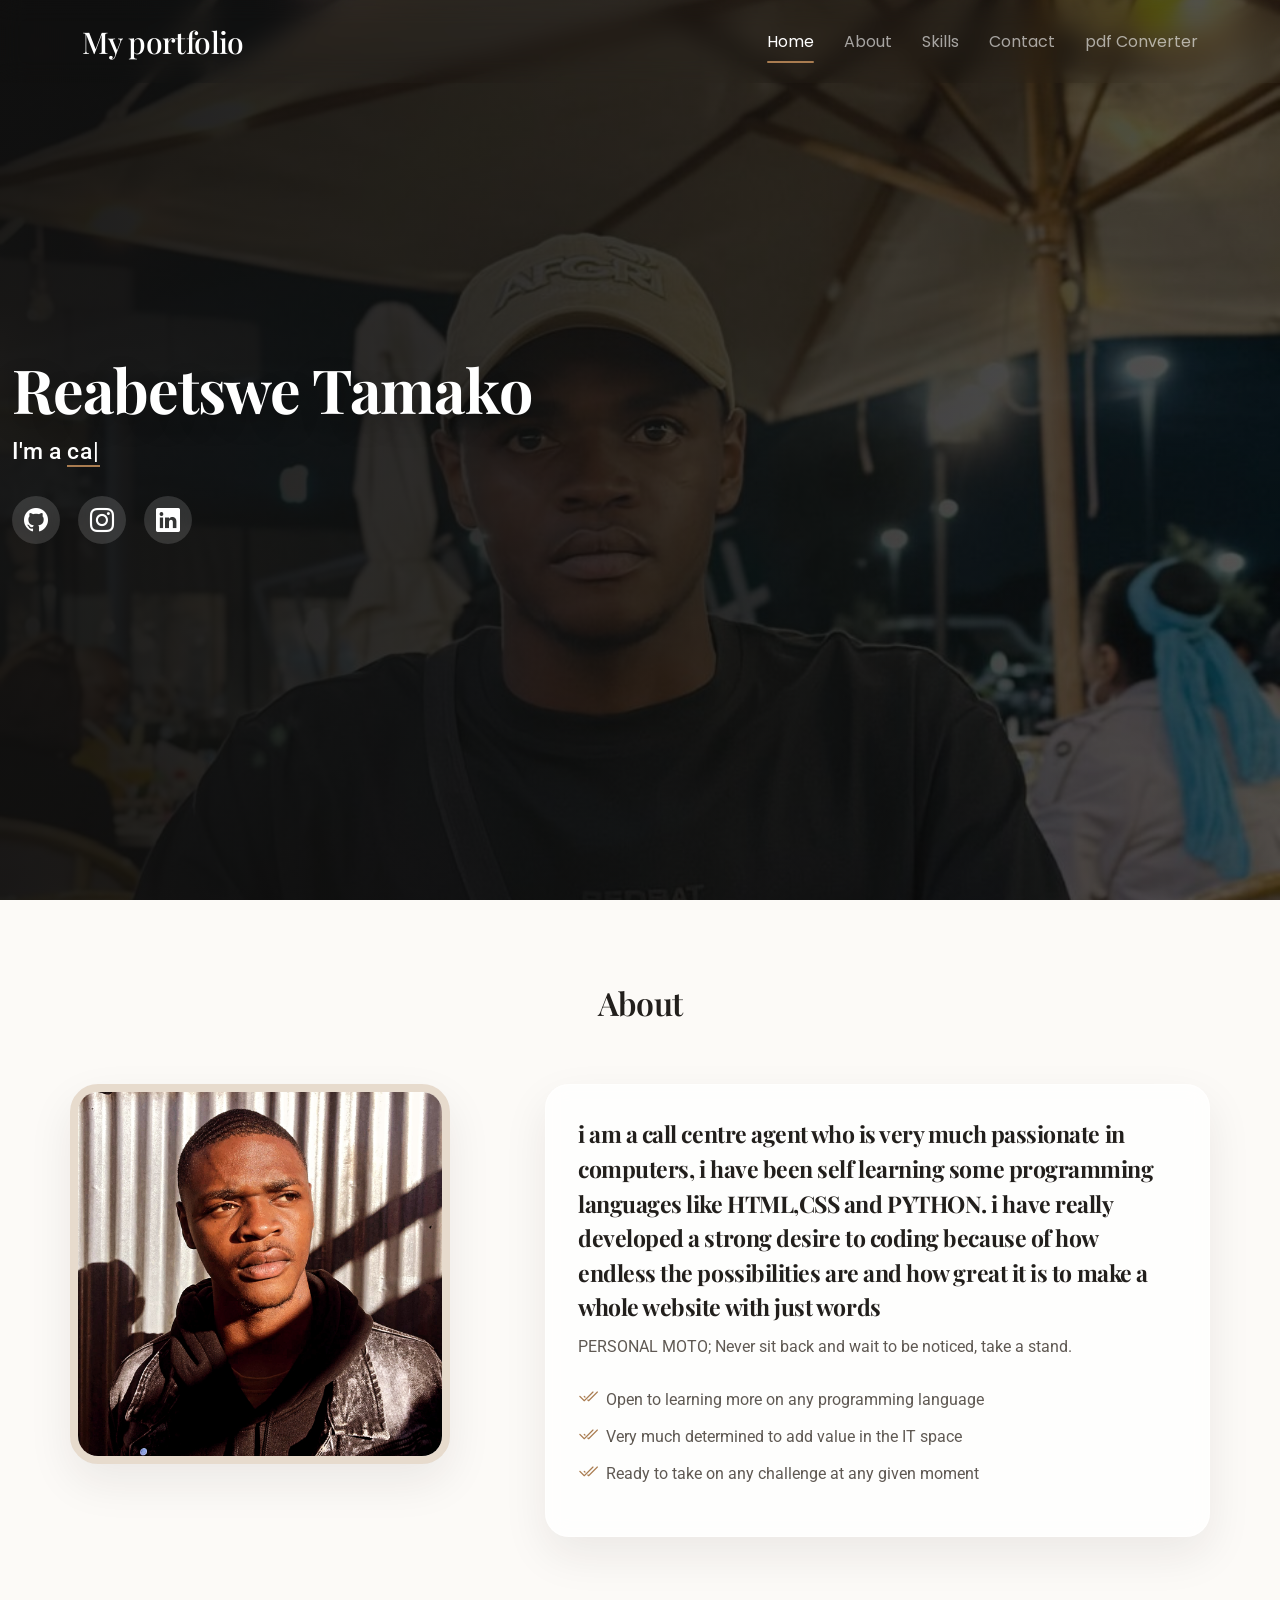
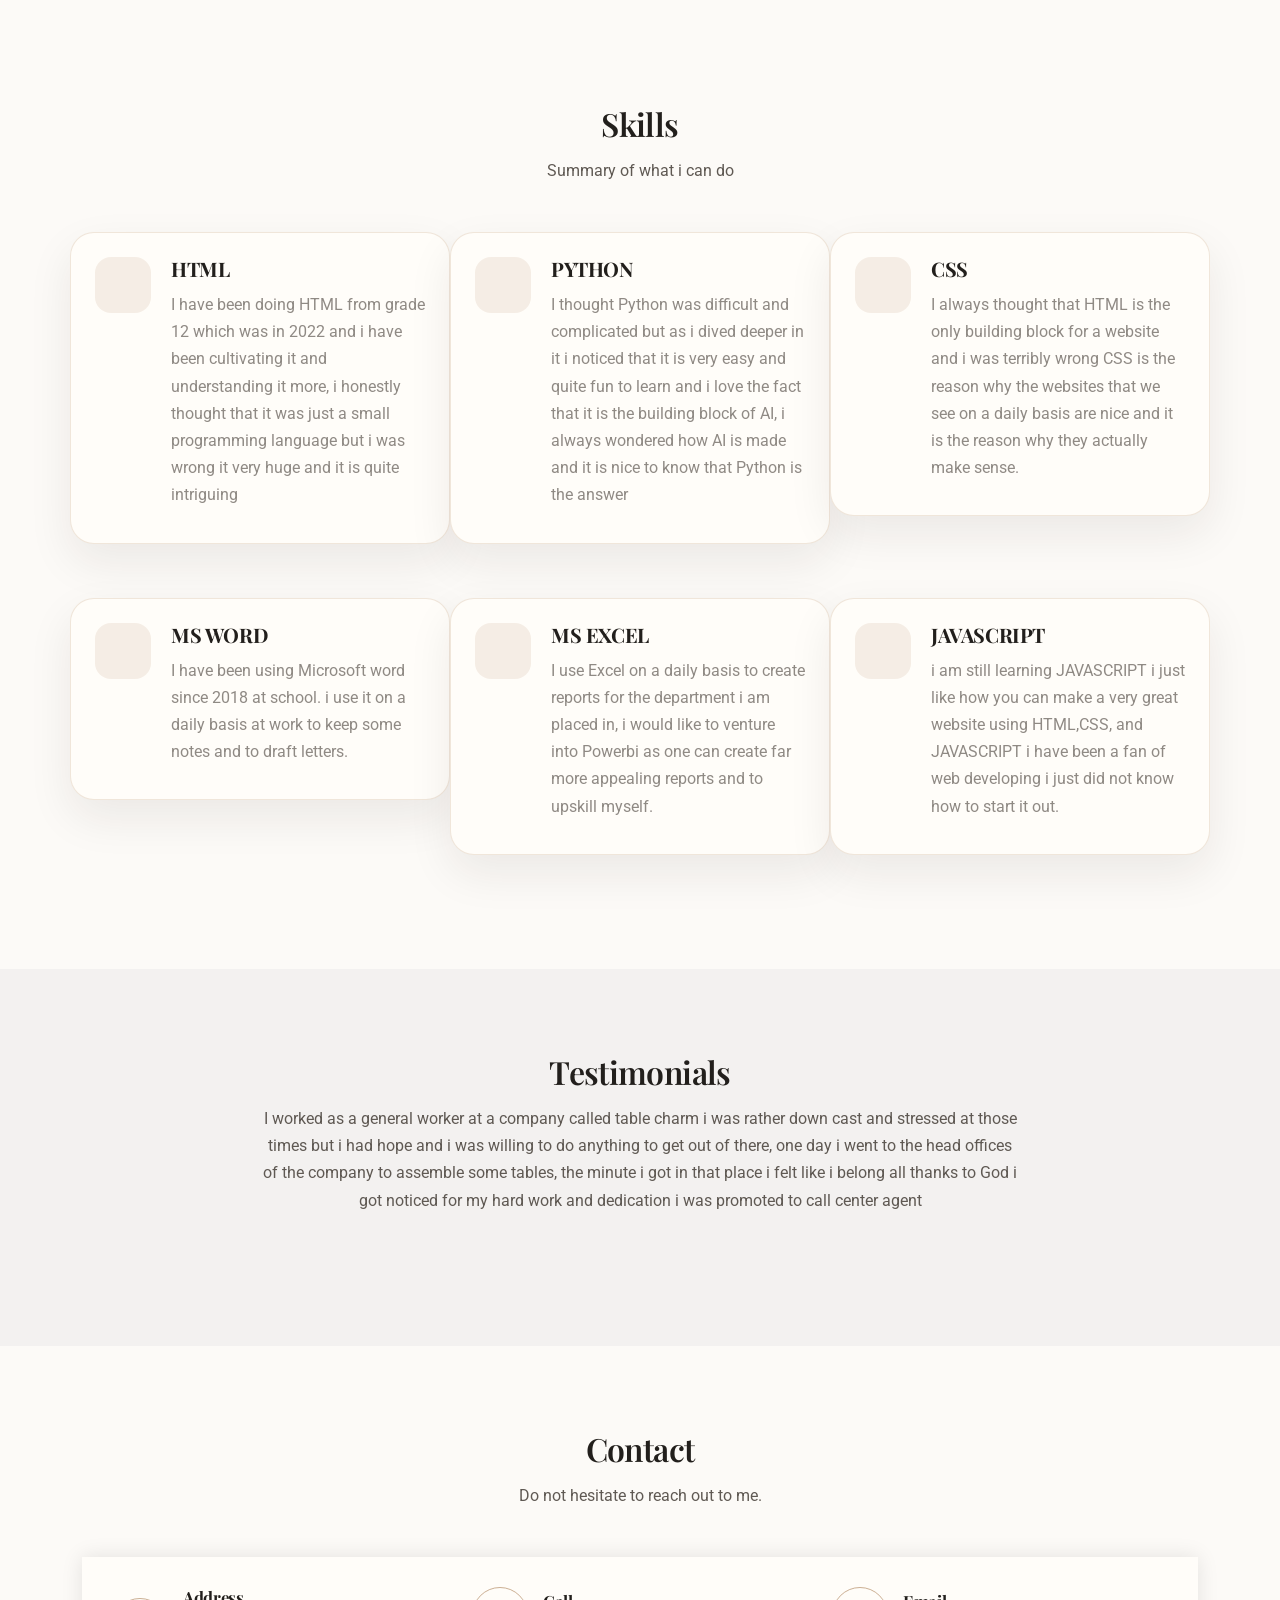
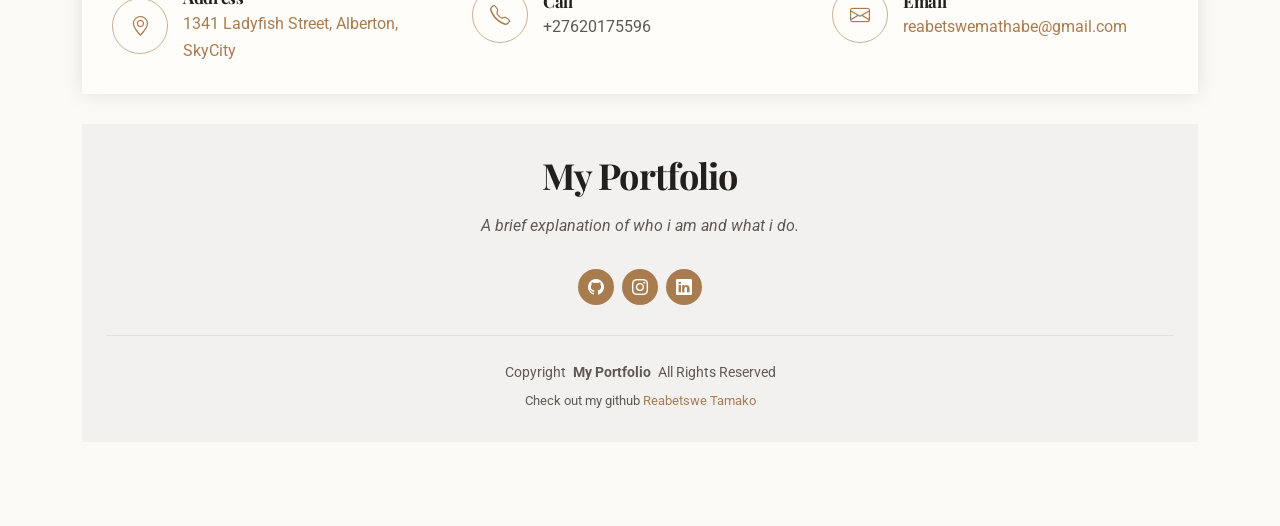
<file: index.html>
<!DOCTYPE html>
<html lang="en">

<head>
  <meta charset="utf-8">
  <meta content="width=device-width, initial-scale=1.0" name="viewport">
  <title>Reabetswe Tamako</title>
  <meta name="description" content="">
  <meta name="keywords" content="">

  <!-- Favicons --
  <link href="assets/img/favicon.png" rel="icon">
  <link href="assets/img/apple-touch-icon.png" rel="apple-touch-icon">

  Fonts -->
  <link href="https://fonts.googleapis.com" rel="preconnect">
  <link href="https://fonts.gstatic.com" rel="preconnect" crossorigin>
  <link
    href="https://fonts.googleapis.com/css2?family=Roboto:ital,wght@0,100;0,300;0,400;0,500;0,700;0,900;1,100;1,300;1,400;1,500;1,700;1,900&family=Poppins:ital,wght@0,100;0,200;0,300;0,400;0,500;0,600;0,700;0,800;0,900;1,100;1,200;1,300;1,400;1,500;1,600;1,700;1,800;1,900&family=Playfair+Display:ital,wght@0,400;0,500;0,600;0,700;0,800;0,900;1,400;1,500;1,600;1,700;1,800;1,900&display=swap"
    rel="stylesheet">

  <!-- Vendor CSS Files -->
  <link href="assets/vendor/bootstrap/css/bootstrap.min.css" rel="stylesheet">
  <link href="assets/vendor/bootstrap-icons/bootstrap-icons.css" rel="stylesheet">
  <link href="assets/vendor/aos/aos.css" rel="stylesheet">
  <link href="assets/vendor/swiper/swiper-bundle.min.css" rel="stylesheet">
  <link href="assets/vendor/glightbox/css/glightbox.min.css" rel="stylesheet">

  <!-- Main CSS File -->
  <link href="assets/css/main.css" rel="stylesheet">


</head>

<body class="index-page">

  <header id="header" class="header d-flex align-items-center fixed-top">
    <div class="container-fluid container-xl position-relative d-flex align-items-center justify-content-between">

      <a href="index.html" class="logo d-flex align-items-center">
        <!-- Uncomment the line below if you also wish to use an image logo -->
        <!-- <img src="assets/img/logo.png" alt=""> -->
        <h1 class="sitename">My portfolio</h1>
      </a>

      <nav id="navmenu" class="navmenu">
        <ul>
          <li><a href="#hero" class="active">Home</a></li>
          <li><a href="#about">About</a></li>
          <li><a href="#services">Skills</a></li>
          <li><a href="#contact">Contact</a></li>
          <li><a href="portfolio-details.html">pdf Converter</a></li>


        </ul>
        <i class="mobile-nav-toggle d-xl-none bi bi-list"></i>
      </nav>

    </div>
  </header>

  <main class="main">

    <!-- Hero Section -->
    <section id="hero" class="hero section dark-background">

      <img src="assets/img/hero-bg.jpg" alt="" data-aos="fade-in">

      <div class="container" data-aos="fade-up" data-aos-delay="100">
        <h2>Reabetswe Tamako<br></h2>
        <p>I'm a <span class="typed" data-typed-items="call centre agent, Aspiring software developer ">Call centre
            agent</span>
        </p>
        <div class="social-links">
          <a href="https://github.com/reabetswetamako19"><i class="bi bi-github"></i></a>
          <a href="https://www.instagram.com/reabetswe_tamako/#"><i class="bi bi-instagram"></i></a>
          <a
            href="https://www.linkedin.com/in/reabetswe-tamako-7ba604346/?lipi=urn%3Ali%3Apage%3Ad_flagship3_feed%3BzXzbhuALRFaNN6ceyBXqTw%3D%3D"><i
              class="bi bi-linkedin"></i></a>
        </div>
      </div>

    </section><!-- /Hero Section -->

    <!-- About Section -->
    <section id="about" class="about section">

      <!-- Section Title -->
      <div class="container section-title" data-aos="fade-up">
        <h2>About</h2>

      </div><!-- End Section Title -->

      <div class="container" data-aos="fade-up" data-aos-delay="100">

        <div class="row gy-4 justify-content-between">
          <div class="col-lg-4 profile-img align-self-start">
            <img src="assets/img/profile-img.jpg" class="img-fluid" alt="">
          </div>
          <div class="col-lg-7 content">
            <h3>i am a call centre agent who is very much passionate in computers, i have been self learning some
              programming languages like HTML,CSS and PYTHON. i have really developed a strong desire to coding because
              of how endless the possibilities are and how great it is to make a whole website with just words </h3>
            <p> PERSONAL MOTO; Never sit back and wait to be noticed, take a stand.
            </p>
            <ul>
              <li><i class="bi bi-check2-all"></i> <span>Open to learning more on any programming language</span>
              </li>
              <li><i class="bi bi-check2-all"></i> <span>Very much determined to add value in the IT space</span></li>
              <li><i class="bi bi-check2-all"></i> <span>Ready to take on any challenge at any given moment</span></li>
            </ul>
          </div>
        </div>

      </div>

    </section><!-- /About Section -->

    <!-- Services Section -->
    <section id="services" class="services section">

      <!-- Section Title -->
      <div class="container section-title" data-aos="fade-up">
        <h2>Skills</h2>
        <p>Summary of what i can do </p>
      </div><!-- End Section Title -->

      <div class="container">

        <div class="row gy-4">

          <div class="col-lg-4 col-md-6 service-item d-flex" data-aos="fade-up" data-aos-delay="100">
            <div class="icon flex-shrink-0"><i class="bi bi-"></i></div>
            <div>
              <h4 class="title">HTML</h4>
              <p class="description">I have been doing HTML from grade 12 which was in 2022 and i have been cultivating
                it and understanding it more, i honestly thought that it was just a small programming language but i was
                wrong it very huge and it is quite intriguing </p>
              <!----  <a href="service-details.html" class="readmore "><span>Learn More</span><i --
              class="bi bi-arrow-right"></i></a> -->
            </div>
          </div>
          <!-- End Service Item -->

          <div class="col-lg-4 col-md-6 service-item d-flex" data-aos="fade-up" data-aos-delay="200">
            <div class="icon flex-shrink-0"><i class="bi bi-card-"></i></div>
            <div>
              <h4 class="title">PYTHON</h4>
              <p class="description">I thought Python was difficult and complicated but as i dived deeper in it i
                noticed that it is very easy and quite fun to learn and i love the fact that it is the building block of
                AI, i always wondered how AI is made and it is nice to know that Python is the answer </p>
              <!----   <a href="service-details.html" class="readmore stretched-link"><span>Learn More</span><i
                  class="bi bi-arrow-right"></i></a> -->
            </div>
          </div><!-- End Service Item -->

          <div class="col-lg-4 col-md-6 service-item d-flex" data-aos="fade-up" data-aos-delay="300">
            <div class="icon flex-shrink-0"><i class="bi bi-bar-"></i></div>
            <div>
              <h4 class="title">CSS</h4>
              <p class="description">I always thought that HTML is the only building block for a website and i was
                terribly wrong CSS is the reason why the websites that we see on a daily basis are nice and it is the
                reason why they actually make sense.</p>
              <!---- <a href="service-details.html" class="readmore stretched-link"><span>Learn More</span><i
                  class="bi bi-arrow-right"></i></a> -->
            </div>
          </div><!-- End Service Item -->

          <div class="col-lg-4 col-md-6 service-item d-flex" data-aos="fade-up" data-aos-delay="400">
            <div class="icon flex-shrink-0"><i class="bi bi-"></i></div>
            <div>
              <h4 class="title">MS WORD</h4>
              <p class="description">I have been using Microsoft word since 2018 at school. i use it on a daily basis at
                work to keep some notes and to draft letters.</p>
              <!---- <a href="service-details.html" class="readmore stretched-link"><span>Learn More</span><i
                  class="bi bi-arrow-right"></i></a> -->
            </div>
          </div><!-- End Service Item -->

          <div class="col-lg-4 col-md-6 service-item d-flex" data-aos="fade-up" data-aos-delay="500">
            <div class="icon flex-shrink-0"><i class="bi bi-Microsoft"></i></div>

            <div>
              <h4 class=" title">MS EXCEL</h4>
              <p class="description">I use Excel on a daily basis to create reports for the department i am placed in,
                i
                would like to venture into Powerbi as one can create far more appealing reports and to upskill myself.
              </p>
              <!----  <a href="service-details.html" class="readmore stretched-link"><span>Learn More</span><i
                  class="bi bi-arrow-right"></i></a> -->
            </div>
          </div><!-- End Service Item -->

          <div class="col-lg-4 col-md-6 service-item d-flex" data-aos="fade-up" data-aos-delay="600">
            <div class="icon flex-shrink-0"><i class="bi bootstrap-icons"></i></div>
            <div>
              <h4 class="title">JAVASCRIPT</h4>
              <p class="description">i am still learning JAVASCRIPT i just like how you can make a very great website
                using HTML,CSS, and JAVASCRIPT i have been a fan of web developing i just did not know how to start it
                out.</p>
              <!---- <a href="service-details.html" class="readmore stretched-link"><span>Learn More</span><i
                  class="bi bi-arrow-right"></i></a> -->
            </div>
          </div><!-- End Service Item -->

        </div>

      </div>

    </section><!-- /Services Section -->

    <!-- Testimonials Section -->
    <section id="testimonials" class="testimonials section light-background">

      <!-- Section Title -->
      <div class="container section-title" data-aos="fade-up">
        <h2>Testimonials</h2>
        <p>I worked as a general worker at a company called table charm i was rather down cast and stressed at those
          times but i had hope and i was willing to do anything to get out of there, one day i went to the head offices
          of the company to assemble some tables, the minute i got in that place i felt like i belong all thanks to God
          i got noticed for my hard work and dedication i was promoted to call center agent
        </p>
      </div><!-- End Section Title -->

    </section><!-- /Testimonials Section -->
    <!-- Contact Section -->
    <section id="contact" class="contact section">

      <!-- Section Title -->
      <div class="container section-title" data-aos="fade-up">
        <h2>Contact</h2>
        <p>Do not hesitate to reach out to me.</p>
      </div><!-- End Section Title -->

      <div class="container" data-aos="fade-up" data-aos-delay="100">

        <div class="info-wrap" data-aos="fade-up" data-aos-delay="200">
          <div class="row gy-5">

            <div class="col-lg-4">
              <div class="info-item d-flex align-items-center">
                <i class="bi bi-geo-alt flex-shrink-0"></i>
                <div>
                  <h3>Address</h3>
                  <p><a href="https://www.google.com/maps/place/1341+Ladyfish+Street,+Alberton,+SkyCity"
                      target="_blank">1341 Ladyfish Street, Alberton, SkyCity</a></p>
                </div>
              </div>
            </div><!-- End Info Item -->

            <div class="col-lg-4">
              <div class="info-item d-flex align-items-center">
                <i class="bi bi-telephone flex-shrink-0"></i>
                <div>
                  <h3>Call<br></h3>
                  <p>+27620175596</p>
                </div>
              </div>
            </div><!-- End Info Item -->

            <div class="col-lg-4">
              <div class="info-item d-flex align-items-center">
                <i class="bi bi-envelope flex-shrink-0"></i>
                <div>
                  <h3>Email</h3>
                  <p><a href="mailto:reabetswemathabe@gmail.com">reabetswemathabe@gmail.com</a></p>
                </div>
              </div>
            </div><!-- End Info Item -->

          </div>
        </div>

        <footer id="footer" class="footer light-background">
          <div class="container">
            <h3 class="sitename">My Portfolio</h3>
            <p>A brief explanation of who i am and what i do.</p>
            <div class="social-links d-flex justify-content-center">
              <a href="https://github.com/reabetswetamako19"><i class="bi bi-github"></i></a>
              <a href="https://www.instagram.com/reabetswe_tamako/#"><i class="bi bi-instagram"></i></a>
              <a
                href="https://www.linkedin.com/in/reabetswe-tamako-7ba604346/?lipi=urn%3Ali%3Apage%3Ad_flagship3_feed%3BzXzbhuALRFaNN6ceyBXqTw%3D%3D"><i
                  class="bi bi-linkedin"></i></a>
            </div>
            <div class="container">
              <div class="copyright">
                <span>Copyright</span> <strong class="px-1 sitename">My Portfolio</strong> <span>All Rights
                  Reserved</span>
              </div>
              <div class="credits">
                Check out my github <a href="https://github.com/reabetswetamako19">Reabetswe Tamako</a>
              </div>
            </div>
          </div>
        </footer>

        <!-- Scroll Top -->
        <a href="#" id="scroll-top" class="scroll-top d-flex align-items-center justify-content-center"><i
            class="bi bi-arrow-up-short"></i></a>

        <!-- Preloader -->
        <div id="preloader"></div>

        <!-- Vendor JS Files -->
        <script src="assets/vendor/bootstrap/js/bootstrap.bundle.min.js"></script>
        <script src="assets/vendor/php-email-form/validate.js"></script>
        <script src="assets/vendor/aos/aos.js"></script>
        <script src="assets/vendor/typed.js/typed.umd.js"></script>
        <script src="assets/vendor/swiper/swiper-bundle.min.js"></script>
        <script src="assets/vendor/glightbox/js/glightbox.min.js"></script>
        <script src="assets/vendor/imagesloaded/imagesloaded.pkgd.min.js"></script>
        <script src="assets/vendor/isotope-layout/isotope.pkgd.min.js"></script>

        <!-- Main JS File -->
        <script src="assets/js/main.js"></script>

</body>

</html>
</file>
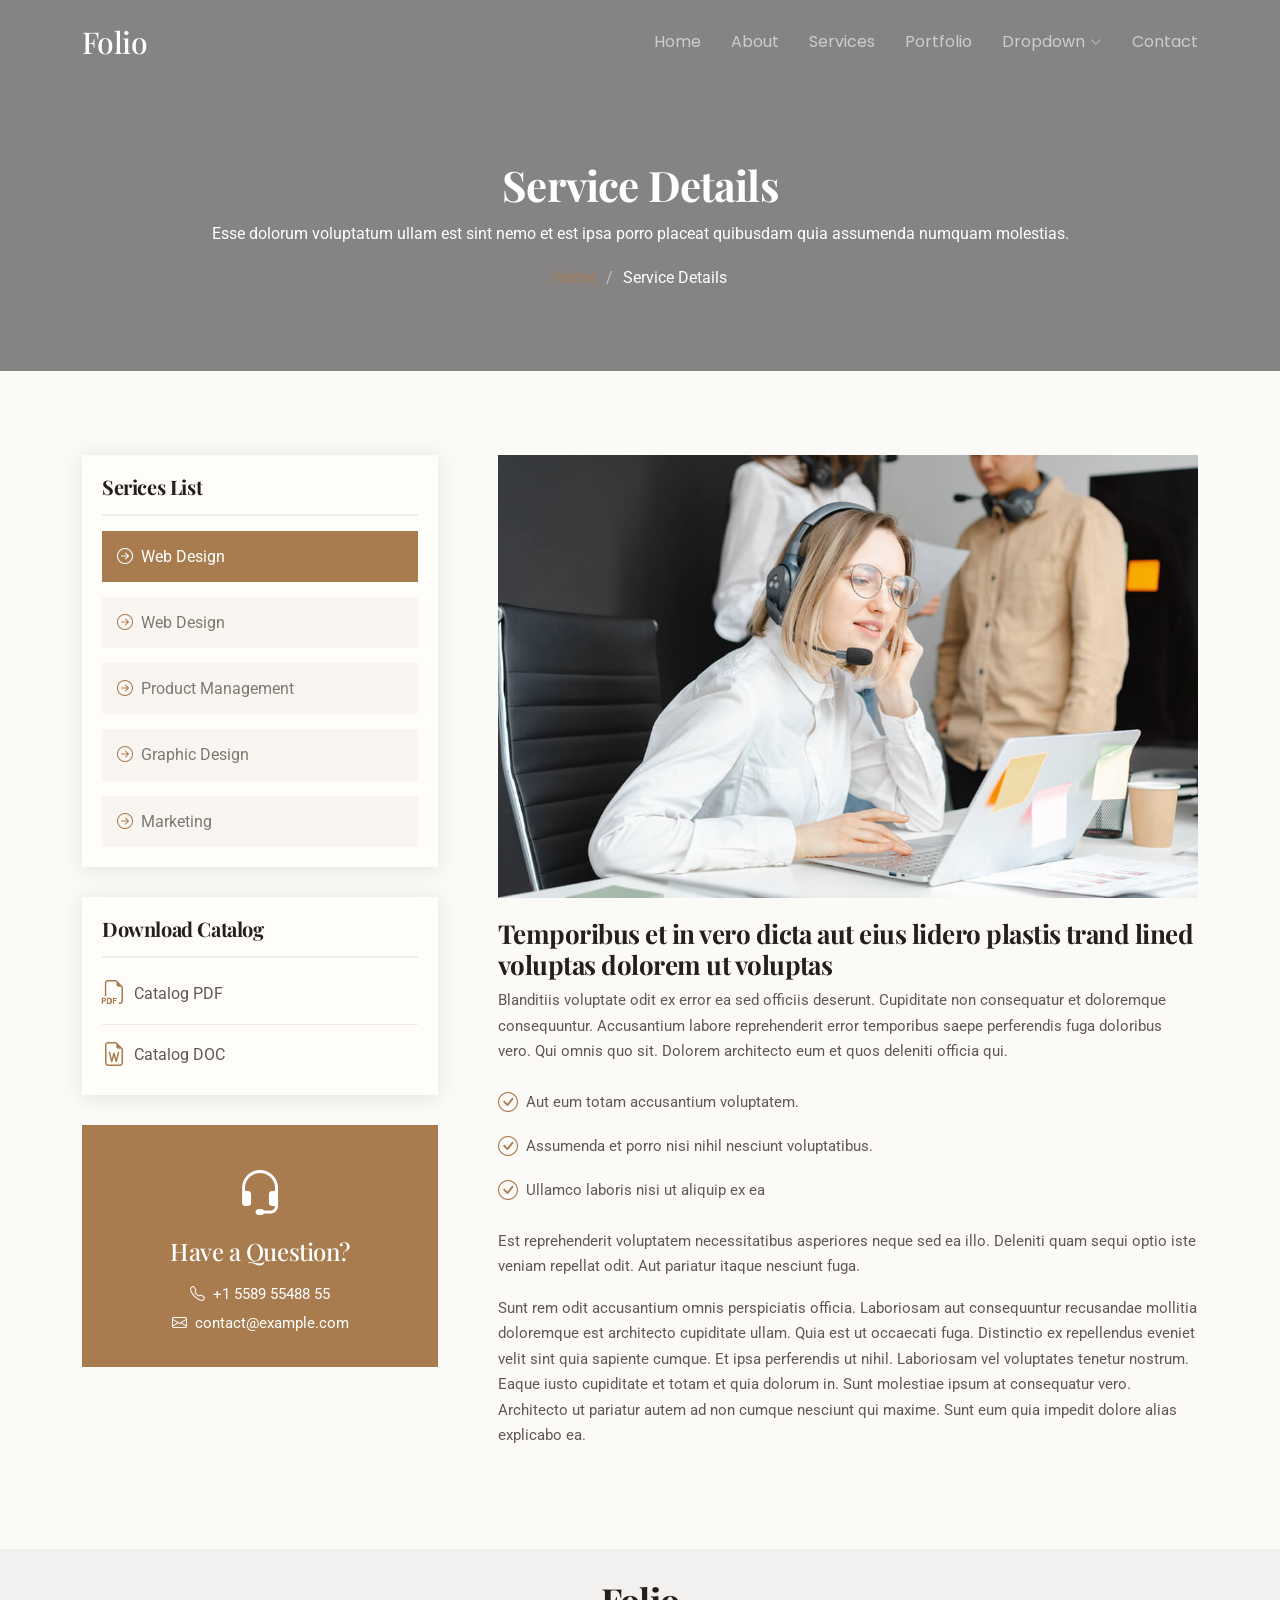
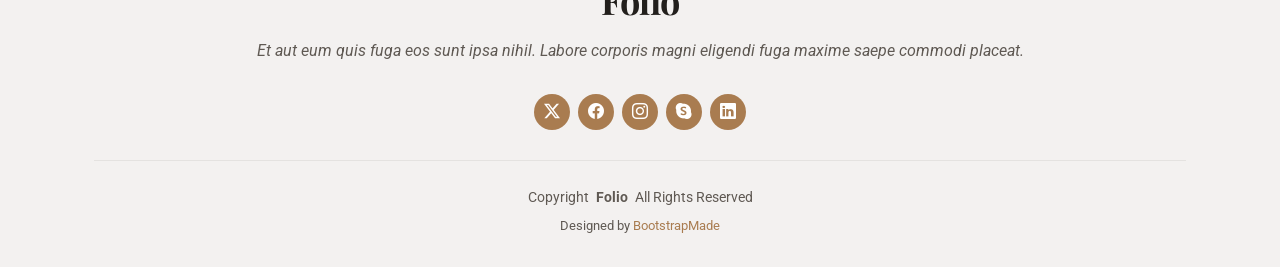
<file: service-details.html>
<!DOCTYPE html>
<html lang="en">

<head>
  <meta charset="utf-8">
  <meta content="width=device-width, initial-scale=1.0" name="viewport">
  <title>Service Details - Folio Bootstrap Template</title>
  <meta name="description" content="">
  <meta name="keywords" content="">

  <!-- Favicons -->
  <link href="assets/img/favicon.png" rel="icon">
  <link href="assets/img/apple-touch-icon.png" rel="apple-touch-icon">

  <!-- Fonts -->
  <link href="https://fonts.googleapis.com" rel="preconnect">
  <link href="https://fonts.gstatic.com" rel="preconnect" crossorigin>
  <link href="https://fonts.googleapis.com/css2?family=Roboto:ital,wght@0,100;0,300;0,400;0,500;0,700;0,900;1,100;1,300;1,400;1,500;1,700;1,900&family=Poppins:ital,wght@0,100;0,200;0,300;0,400;0,500;0,600;0,700;0,800;0,900;1,100;1,200;1,300;1,400;1,500;1,600;1,700;1,800;1,900&family=Playfair+Display:ital,wght@0,400;0,500;0,600;0,700;0,800;0,900;1,400;1,500;1,600;1,700;1,800;1,900&display=swap" rel="stylesheet">

  <!-- Vendor CSS Files -->
  <link href="assets/vendor/bootstrap/css/bootstrap.min.css" rel="stylesheet">
  <link href="assets/vendor/bootstrap-icons/bootstrap-icons.css" rel="stylesheet">
  <link href="assets/vendor/aos/aos.css" rel="stylesheet">
  <link href="assets/vendor/swiper/swiper-bundle.min.css" rel="stylesheet">
  <link href="assets/vendor/glightbox/css/glightbox.min.css" rel="stylesheet">

  <!-- Main CSS File -->
  <link href="assets/css/main.css" rel="stylesheet">

  <!-- =======================================================
  * Template Name: Folio
  * Template URL: https://bootstrapmade.com/folio-bootstrap-portfolio-template/
  * Updated: Aug 08 2024 with Bootstrap v5.3.3
  * Author: BootstrapMade.com
  * License: https://bootstrapmade.com/license/
  ======================================================== -->
</head>

<body class="service-details-page">

  <header id="header" class="header d-flex align-items-center fixed-top">
    <div class="container-fluid container-xl position-relative d-flex align-items-center justify-content-between">

      <a href="index.html" class="logo d-flex align-items-center">
        <!-- Uncomment the line below if you also wish to use an image logo -->
        <!-- <img src="assets/img/logo.png" alt=""> -->
        <h1 class="sitename">Folio</h1>
      </a>

      <nav id="navmenu" class="navmenu">
        <ul>
          <li><a href="#hero">Home</a></li>
          <li><a href="#about">About</a></li>
          <li><a href="#services">Services</a></li>
          <li><a href="#portfolio">Portfolio</a></li>
          <li class="dropdown"><a href="#"><span>Dropdown</span> <i class="bi bi-chevron-down toggle-dropdown"></i></a>
            <ul>
              <li><a href="#">Dropdown 1</a></li>
              <li class="dropdown"><a href="#"><span>Deep Dropdown</span> <i class="bi bi-chevron-down toggle-dropdown"></i></a>
                <ul>
                  <li><a href="#">Deep Dropdown 1</a></li>
                  <li><a href="#">Deep Dropdown 2</a></li>
                  <li><a href="#">Deep Dropdown 3</a></li>
                  <li><a href="#">Deep Dropdown 4</a></li>
                  <li><a href="#">Deep Dropdown 5</a></li>
                </ul>
              </li>
              <li><a href="#">Dropdown 2</a></li>
              <li><a href="#">Dropdown 3</a></li>
              <li><a href="#">Dropdown 4</a></li>
            </ul>
          </li>
          <li><a href="#contact">Contact</a></li>
        </ul>
        <i class="mobile-nav-toggle d-xl-none bi bi-list"></i>
      </nav>

    </div>
  </header>

  <main class="main">

    <!-- Page Title -->
    <div class="page-title dark-background">
      <div class="container position-relative">
        <h1>Service Details</h1>
        <p>Esse dolorum voluptatum ullam est sint nemo et est ipsa porro placeat quibusdam quia assumenda numquam molestias.</p>
        <nav class="breadcrumbs">
          <ol>
            <li><a href="index.html">Home</a></li>
            <li class="current">Service Details</li>
          </ol>
        </nav>
      </div>
    </div><!-- End Page Title -->

    <!-- Service Details Section -->
    <section id="service-details" class="service-details section">

      <div class="container">

        <div class="row gy-5">

          <div class="col-lg-4" data-aos="fade-up" data-aos-delay="100">

            <div class="service-box">
              <h4>Serices List</h4>
              <div class="services-list">
                <a href="#" class="active"><i class="bi bi-arrow-right-circle"></i><span>Web Design</span></a>
                <a href="#"><i class="bi bi-arrow-right-circle"></i><span>Web Design</span></a>
                <a href="#"><i class="bi bi-arrow-right-circle"></i><span>Product Management</span></a>
                <a href="#"><i class="bi bi-arrow-right-circle"></i><span>Graphic Design</span></a>
                <a href="#"><i class="bi bi-arrow-right-circle"></i><span>Marketing</span></a>
              </div>
            </div><!-- End Services List -->

            <div class="service-box">
              <h4>Download Catalog</h4>
              <div class="download-catalog">
                <a href="#"><i class="bi bi-filetype-pdf"></i><span>Catalog PDF</span></a>
                <a href="#"><i class="bi bi-file-earmark-word"></i><span>Catalog DOC</span></a>
              </div>
            </div><!-- End Services List -->

            <div class="help-box d-flex flex-column justify-content-center align-items-center">
              <i class="bi bi-headset help-icon"></i>
              <h4>Have a Question?</h4>
              <p class="d-flex align-items-center mt-2 mb-0"><i class="bi bi-telephone me-2"></i> <span>+1 5589 55488 55</span></p>
              <p class="d-flex align-items-center mt-1 mb-0"><i class="bi bi-envelope me-2"></i> <a href="mailto:contact@example.com">contact@example.com</a></p>
            </div>

          </div>

          <div class="col-lg-8 ps-lg-5" data-aos="fade-up" data-aos-delay="200">
            <img src="assets/img/services.jpg" alt="" class="img-fluid services-img">
            <h3>Temporibus et in vero dicta aut eius lidero plastis trand lined voluptas dolorem ut voluptas</h3>
            <p>
              Blanditiis voluptate odit ex error ea sed officiis deserunt. Cupiditate non consequatur et doloremque consequuntur. Accusantium labore reprehenderit error temporibus saepe perferendis fuga doloribus vero. Qui omnis quo sit. Dolorem architecto eum et quos deleniti officia qui.
            </p>
            <ul>
              <li><i class="bi bi-check-circle"></i> <span>Aut eum totam accusantium voluptatem.</span></li>
              <li><i class="bi bi-check-circle"></i> <span>Assumenda et porro nisi nihil nesciunt voluptatibus.</span></li>
              <li><i class="bi bi-check-circle"></i> <span>Ullamco laboris nisi ut aliquip ex ea</span></li>
            </ul>
            <p>
              Est reprehenderit voluptatem necessitatibus asperiores neque sed ea illo. Deleniti quam sequi optio iste veniam repellat odit. Aut pariatur itaque nesciunt fuga.
            </p>
            <p>
              Sunt rem odit accusantium omnis perspiciatis officia. Laboriosam aut consequuntur recusandae mollitia doloremque est architecto cupiditate ullam. Quia est ut occaecati fuga. Distinctio ex repellendus eveniet velit sint quia sapiente cumque. Et ipsa perferendis ut nihil. Laboriosam vel voluptates tenetur nostrum. Eaque iusto cupiditate et totam et quia dolorum in. Sunt molestiae ipsum at consequatur vero. Architecto ut pariatur autem ad non cumque nesciunt qui maxime. Sunt eum quia impedit dolore alias explicabo ea.
            </p>
          </div>

        </div>

      </div>

    </section><!-- /Service Details Section -->

  </main>

  <footer id="footer" class="footer light-background">
    <div class="container">
      <h3 class="sitename">Folio</h3>
      <p>Et aut eum quis fuga eos sunt ipsa nihil. Labore corporis magni eligendi fuga maxime saepe commodi placeat.</p>
      <div class="social-links d-flex justify-content-center">
        <a href=""><i class="bi bi-twitter-x"></i></a>
        <a href=""><i class="bi bi-facebook"></i></a>
        <a href=""><i class="bi bi-instagram"></i></a>
        <a href=""><i class="bi bi-skype"></i></a>
        <a href=""><i class="bi bi-linkedin"></i></a>
      </div>
      <div class="container">
        <div class="copyright">
          <span>Copyright</span> <strong class="px-1 sitename">Folio</strong> <span>All Rights Reserved</span>
        </div>
        <div class="credits">
          <!-- All the links in the footer should remain intact. -->
          <!-- You can delete the links only if you've purchased the pro version. -->
          <!-- Licensing information: https://bootstrapmade.com/license/ -->
          <!-- Purchase the pro version with working PHP/AJAX contact form: [buy-url] -->
          Designed by <a href="https://bootstrapmade.com/">BootstrapMade</a>
        </div>
      </div>
    </div>
  </footer>

  <!-- Scroll Top -->
  <a href="#" id="scroll-top" class="scroll-top d-flex align-items-center justify-content-center"><i class="bi bi-arrow-up-short"></i></a>

  <!-- Preloader -->
  <div id="preloader"></div>

  <!-- Vendor JS Files -->
  <script src="assets/vendor/bootstrap/js/bootstrap.bundle.min.js"></script>
  <script src="assets/vendor/php-email-form/validate.js"></script>
  <script src="assets/vendor/aos/aos.js"></script>
  <script src="assets/vendor/typed.js/typed.umd.js"></script>
  <script src="assets/vendor/swiper/swiper-bundle.min.js"></script>
  <script src="assets/vendor/glightbox/js/glightbox.min.js"></script>
  <script src="assets/vendor/imagesloaded/imagesloaded.pkgd.min.js"></script>
  <script src="assets/vendor/isotope-layout/isotope.pkgd.min.js"></script>

  <!-- Main JS File -->
  <script src="assets/js/main.js"></script>

</body>

</html>
</file>
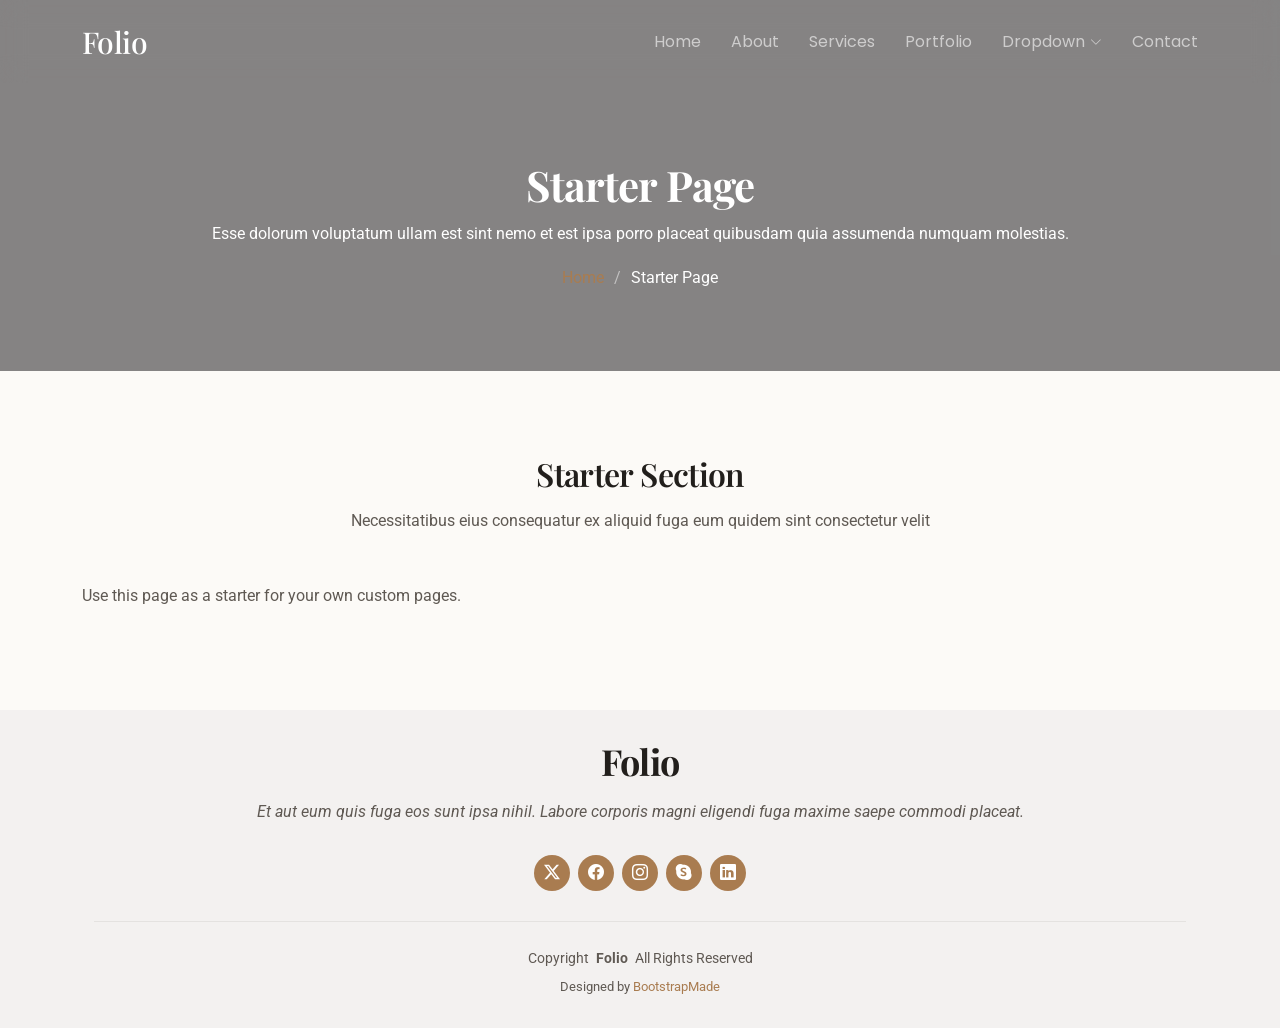
<file: starter-page.html>
<!DOCTYPE html>
<html lang="en">

<head>
  <meta charset="utf-8">
  <meta content="width=device-width, initial-scale=1.0" name="viewport">
  <title>Starter Page - Folio Bootstrap Template</title>
  <meta name="description" content="">
  <meta name="keywords" content="">

  <!-- Favicons -->
  <link href="assets/img/favicon.png" rel="icon">
  <link href="assets/img/apple-touch-icon.png" rel="apple-touch-icon">

  <!-- Fonts -->
  <link href="https://fonts.googleapis.com" rel="preconnect">
  <link href="https://fonts.gstatic.com" rel="preconnect" crossorigin>
  <link href="https://fonts.googleapis.com/css2?family=Roboto:ital,wght@0,100;0,300;0,400;0,500;0,700;0,900;1,100;1,300;1,400;1,500;1,700;1,900&family=Poppins:ital,wght@0,100;0,200;0,300;0,400;0,500;0,600;0,700;0,800;0,900;1,100;1,200;1,300;1,400;1,500;1,600;1,700;1,800;1,900&family=Playfair+Display:ital,wght@0,400;0,500;0,600;0,700;0,800;0,900;1,400;1,500;1,600;1,700;1,800;1,900&display=swap" rel="stylesheet">

  <!-- Vendor CSS Files -->
  <link href="assets/vendor/bootstrap/css/bootstrap.min.css" rel="stylesheet">
  <link href="assets/vendor/bootstrap-icons/bootstrap-icons.css" rel="stylesheet">
  <link href="assets/vendor/aos/aos.css" rel="stylesheet">
  <link href="assets/vendor/swiper/swiper-bundle.min.css" rel="stylesheet">
  <link href="assets/vendor/glightbox/css/glightbox.min.css" rel="stylesheet">

  <!-- Main CSS File -->
  <link href="assets/css/main.css" rel="stylesheet">

  <!-- =======================================================
  * Template Name: Folio
  * Template URL: https://bootstrapmade.com/folio-bootstrap-portfolio-template/
  * Updated: Aug 08 2024 with Bootstrap v5.3.3
  * Author: BootstrapMade.com
  * License: https://bootstrapmade.com/license/
  ======================================================== -->
</head>

<body class="starter-page-page">

  <header id="header" class="header d-flex align-items-center fixed-top">
    <div class="container-fluid container-xl position-relative d-flex align-items-center justify-content-between">

      <a href="index.html" class="logo d-flex align-items-center">
        <!-- Uncomment the line below if you also wish to use an image logo -->
        <!-- <img src="assets/img/logo.png" alt=""> -->
        <h1 class="sitename">Folio</h1>
      </a>

      <nav id="navmenu" class="navmenu">
        <ul>
          <li><a href="#hero">Home</a></li>
          <li><a href="#about">About</a></li>
          <li><a href="#services">Services</a></li>
          <li><a href="#portfolio">Portfolio</a></li>
          <li class="dropdown"><a href="#"><span>Dropdown</span> <i class="bi bi-chevron-down toggle-dropdown"></i></a>
            <ul>
              <li><a href="#">Dropdown 1</a></li>
              <li class="dropdown"><a href="#"><span>Deep Dropdown</span> <i class="bi bi-chevron-down toggle-dropdown"></i></a>
                <ul>
                  <li><a href="#">Deep Dropdown 1</a></li>
                  <li><a href="#">Deep Dropdown 2</a></li>
                  <li><a href="#">Deep Dropdown 3</a></li>
                  <li><a href="#">Deep Dropdown 4</a></li>
                  <li><a href="#">Deep Dropdown 5</a></li>
                </ul>
              </li>
              <li><a href="#">Dropdown 2</a></li>
              <li><a href="#">Dropdown 3</a></li>
              <li><a href="#">Dropdown 4</a></li>
            </ul>
          </li>
          <li><a href="#contact">Contact</a></li>
        </ul>
        <i class="mobile-nav-toggle d-xl-none bi bi-list"></i>
      </nav>

    </div>
  </header>

  <main class="main">

    <!-- Page Title -->
    <div class="page-title dark-background">
      <div class="container position-relative">
        <h1>Starter Page</h1>
        <p>Esse dolorum voluptatum ullam est sint nemo et est ipsa porro placeat quibusdam quia assumenda numquam molestias.</p>
        <nav class="breadcrumbs">
          <ol>
            <li><a href="index.html">Home</a></li>
            <li class="current">Starter Page</li>
          </ol>
        </nav>
      </div>
    </div><!-- End Page Title -->

    <!-- Starter Section Section -->
    <section id="starter-section" class="starter-section section">

      <!-- Section Title -->
      <div class="container section-title" data-aos="fade-up">
        <h2>Starter Section</h2>
        <p>Necessitatibus eius consequatur ex aliquid fuga eum quidem sint consectetur velit</p>
      </div><!-- End Section Title -->

      <div class="container" data-aos="fade-up">
        <p>Use this page as a starter for your own custom pages.</p>
      </div>

    </section><!-- /Starter Section Section -->

  </main>

  <footer id="footer" class="footer light-background">
    <div class="container">
      <h3 class="sitename">Folio</h3>
      <p>Et aut eum quis fuga eos sunt ipsa nihil. Labore corporis magni eligendi fuga maxime saepe commodi placeat.</p>
      <div class="social-links d-flex justify-content-center">
        <a href=""><i class="bi bi-twitter-x"></i></a>
        <a href=""><i class="bi bi-facebook"></i></a>
        <a href=""><i class="bi bi-instagram"></i></a>
        <a href=""><i class="bi bi-skype"></i></a>
        <a href=""><i class="bi bi-linkedin"></i></a>
      </div>
      <div class="container">
        <div class="copyright">
          <span>Copyright</span> <strong class="px-1 sitename">Folio</strong> <span>All Rights Reserved</span>
        </div>
        <div class="credits">
          <!-- All the links in the footer should remain intact. -->
          <!-- You can delete the links only if you've purchased the pro version. -->
          <!-- Licensing information: https://bootstrapmade.com/license/ -->
          <!-- Purchase the pro version with working PHP/AJAX contact form: [buy-url] -->
          Designed by <a href="https://bootstrapmade.com/">BootstrapMade</a>
        </div>
      </div>
    </div>
  </footer>

  <!-- Scroll Top -->
  <a href="#" id="scroll-top" class="scroll-top d-flex align-items-center justify-content-center"><i class="bi bi-arrow-up-short"></i></a>

  <!-- Preloader -->
  <div id="preloader"></div>

  <!-- Vendor JS Files -->
  <script src="assets/vendor/bootstrap/js/bootstrap.bundle.min.js"></script>
  <script src="assets/vendor/php-email-form/validate.js"></script>
  <script src="assets/vendor/aos/aos.js"></script>
  <script src="assets/vendor/typed.js/typed.umd.js"></script>
  <script src="assets/vendor/swiper/swiper-bundle.min.js"></script>
  <script src="assets/vendor/glightbox/js/glightbox.min.js"></script>
  <script src="assets/vendor/imagesloaded/imagesloaded.pkgd.min.js"></script>
  <script src="assets/vendor/isotope-layout/isotope.pkgd.min.js"></script>

  <!-- Main JS File -->
  <script src="assets/js/main.js"></script>

</body>

</html>
</file>
<file: assets/css/main.css>
/**
* Template Name: Folio
* Template URL: https://bootstrapmade.com/folio-bootstrap-portfolio-template/
* Updated: Aug 08 2024 with Bootstrap v5.3.3
* Author: BootstrapMade.com
* License: https://bootstrapmade.com/license/
*/

/*--------------------------------------------------------------
# Font & Color Variables
# Help: https://bootstrapmade.com/color-system/
--------------------------------------------------------------*/
/* Fonts */
:root {
  --default-font: "Roboto",  system-ui, -apple-system, "Segoe UI", Roboto, "Helvetica Neue", Arial, "Noto Sans", "Liberation Sans", sans-serif, "Apple Color Emoji", "Segoe UI Emoji", "Segoe UI Symbol", "Noto Color Emoji";
  --heading-font: "Playfair Display",  sans-serif;
  --nav-font: "Poppins",  sans-serif;
}

/* Global Colors - The following color variables are used throughout the website. Updating them here will change the color scheme of the entire website */
:root { 
  --background-color: #fcfaf7; /* Background color for the entire website, including individual sections */
  --default-color: #5f5953; /* Default color used for the majority of the text content across the entire website */
  --heading-color: #221f1c; /* Color for headings, subheadings and title throughout the website */
  --accent-color: #a97c50; /* Accent color that represents your brand on the website. It's used for buttons, links, and other elements that need to stand out */
  --surface-color: #fffdf9; /* The surface color is used as a background of boxed elements within sections, such as cards, icon boxes, or other elements that require a visual separation from the global background. */
  --contrast-color: #ffffff; /* Contrast color for text, ensuring readability against backgrounds of accent, heading, or default colors. */
  --border-color: rgba(169, 124, 80, 0.18);
  --shadow-soft: 0 18px 45px rgba(34, 31, 28, 0.08);
}

/* Nav Menu Colors - The following color variables are used specifically for the navigation menu. They are separate from the global colors to allow for more customization options */
:root {
  --nav-color: rgba(255, 255, 255, 0.6);  /* The default color of the main navmenu links */
  --nav-hover-color: #ffffff; /* Applied to main navmenu links when they are hovered over or active */
  --nav-mobile-background-color: #ffffff; /* Used as the background color for mobile navigation menu */
  --nav-dropdown-background-color: #ffffff; /* Used as the background color for dropdown items that appear when hovering over primary navigation items */
  --nav-dropdown-color: #898989; /* Used for navigation links of the dropdown items in the navigation menu. */
  --nav-dropdown-hover-color: #b8a07e; /* Similar to --nav-hover-color, this color is applied to dropdown navigation links when they are hovered over. */
}

/* Color Presets - These classes override global colors when applied to any section or element, providing reuse of the sam color scheme. */

.light-background {
  --background-color: #f3f1f0;
  --surface-color: #ffffff;
}

.dark-background {
  --background-color: #858484;
  --default-color: #ffffff;
  --heading-color: #ffffff;
  --surface-color: #9e9e9e;
  --contrast-color: #ffffff;
}

/* Smooth scroll */
:root {
  scroll-behavior: smooth;
}

/*--------------------------------------------------------------
# General Styling & Shared Classes
--------------------------------------------------------------*/
body {
  color: var(--default-color);
  background: radial-gradient(circle at top left, rgba(169, 124, 80, 0.12), transparent 24%), linear-gradient(135deg, #fcfaf7 0%, #f7f1e8 100%);
  font-family: var(--default-font);
  overflow-x: hidden;
  line-height: 1.7;
  font-size: 16px;
}

::selection {
  background: rgba(169, 124, 80, 0.25);
  color: var(--heading-color);
}

a {
  color: var(--accent-color);
  text-decoration: none;
  transition: 0.3s;
}

a:hover {
  color: color-mix(in srgb, var(--accent-color), transparent 25%);
  text-decoration: none;
}

h1,
h2,
h3,
h4,
h5,
h6 {
  color: var(--heading-color);
  font-family: var(--heading-font);
  letter-spacing: -0.02em;
}

h1 { font-size: clamp(1.9rem, 3vw, 2.8rem); }
h2 { font-size: clamp(1.7rem, 2.4vw, 2.2rem); }
h3 { font-size: clamp(1.2rem, 1.8vw, 1.5rem); }
p { font-size: 1rem; }

.section {
  position: relative;
  scroll-margin-top: 100px;
}

.section.is-visible {
  animation: fade-up 0.8s ease both;
}

@keyframes fade-up {
  from {
    opacity: 0;
    transform: translateY(24px);
  }

  to {
    opacity: 1;
    transform: translateY(0);
  }
}

@media (prefers-reduced-motion: reduce) {
  *, *::before, *::after {
    animation-duration: 0.01ms !important;
    animation-iteration-count: 1 !important;
    transition-duration: 0.01ms !important;
    scroll-behavior: auto !important;
  }
}

/* PHP Email Form Messages
------------------------------*/
.php-email-form .error-message {
  display: none;
  background: #df1529;
  color: #ffffff;
  text-align: left;
  padding: 15px;
  margin-bottom: 24px;
  font-weight: 600;
}

.php-email-form .sent-message {
  display: none;
  color: #ffffff;
  background: #059652;
  text-align: center;
  padding: 15px;
  margin-bottom: 24px;
  font-weight: 600;
}

.php-email-form .loading {
  display: none;
  background: var(--surface-color);
  text-align: center;
  padding: 15px;
  margin-bottom: 24px;
}

.php-email-form .loading:before {
  content: "";
  display: inline-block;
  border-radius: 50%;
  width: 24px;
  height: 24px;
  margin: 0 10px -6px 0;
  border: 3px solid var(--accent-color);
  border-top-color: var(--surface-color);
  animation: php-email-form-loading 1s linear infinite;
}

@keyframes php-email-form-loading {
  0% {
    transform: rotate(0deg);
  }

  100% {
    transform: rotate(360deg);
  }
}

/*--------------------------------------------------------------
# Global Header
--------------------------------------------------------------*/
.header {
  --background-color: rgba(0, 0, 0, 0);
  --default-color: #ffffff;
  --heading-color: #ffffff;
  color: var(--default-color);
  background-color: var(--background-color);
  padding: 10px 0;
  transition: all 0.5s;
  z-index: 997;
  backdrop-filter: blur(12px);
}

.header .logo {
  line-height: 1;
}

.header .logo img {
  max-height: 32px;
  margin-right: 8px;
}

.header .logo h1 {
  font-size: 30px;
  margin: 0;
  font-weight: 4700;
  color: var(--heading-color);
}

.scrolled .header {
  box-shadow: 0px 0 18px rgba(0, 0, 0, 0.1);
}

/* Global Header on Scroll
------------------------------*/
.scrolled .header {
  --background-color: rgba(34, 31, 28, 0.82);
  box-shadow: 0 10px 30px rgba(34, 31, 28, 0.16);
}

/*--------------------------------------------------------------
# Navigation Menu
--------------------------------------------------------------*/
/* Navmenu - Desktop */
@media (min-width: 1200px) {
  .navmenu {
    padding: 0;
  }

  .navmenu ul {
    margin: 0;
    padding: 0;
    display: flex;
    list-style: none;
    align-items: center;
  }

  .navmenu li {
    position: relative;
  }

  .navmenu a,
  .navmenu a:focus {
    color: var(--nav-color);
    padding: 18px 15px;
    font-size: 16px;
    font-family: var(--nav-font);
    font-weight: 400;
    display: flex;
    align-items: center;
    justify-content: space-between;
    white-space: nowrap;
    transition: 0.3s;
    position: relative;
  }

  .navmenu a::after,
  .navmenu a:focus::after {
    content: "";
    position: absolute;
    left: 15px;
    right: 15px;
    bottom: 10px;
    height: 2px;
    border-radius: 999px;
    background: var(--accent-color);
    transform: scaleX(0);
    transform-origin: center;
    transition: transform 0.3s ease;
  }

  .navmenu a:hover::after,
  .navmenu .active::after,
  .navmenu .active:focus::after {
    transform: scaleX(1);
  }

  .navmenu a i,
  .navmenu a:focus i {
    font-size: 12px;
    line-height: 0;
    margin-left: 5px;
    transition: 0.3s;
  }

  .navmenu li:last-child a {
    padding-right: 0;
  }

  .navmenu li:hover>a,
  .navmenu .active,
  .navmenu .active:focus {
    color: var(--nav-hover-color);
  }

  .navmenu .dropdown ul {
    margin: 0;
    padding: 10px 0;
    background: var(--nav-dropdown-background-color);
    display: block;
    position: absolute;
    visibility: hidden;
    left: 14px;
    top: 130%;
    opacity: 0;
    transition: 0.3s;
    border-radius: 4px;
    z-index: 99;
    box-shadow: 0px 0px 30px rgba(0, 0, 0, 0.1);
  }

  .navmenu .dropdown ul li {
    min-width: 200px;
  }

  .navmenu .dropdown ul a {
    padding: 10px 20px;
    font-size: 15px;
    text-transform: none;
    color: var(--nav-dropdown-color);
  }

  .navmenu .dropdown ul a i {
    font-size: 12px;
  }

  .navmenu .dropdown ul a:hover,
  .navmenu .dropdown ul .active:hover,
  .navmenu .dropdown ul li:hover>a {
    color: var(--nav-dropdown-hover-color);
  }

  .navmenu .dropdown:hover>ul {
    opacity: 1;
    top: 100%;
    visibility: visible;
  }

  .navmenu .dropdown .dropdown ul {
    top: 0;
    left: -90%;
    visibility: hidden;
  }

  .navmenu .dropdown .dropdown:hover>ul {
    opacity: 1;
    top: 0;
    left: -100%;
    visibility: visible;
  }
}

/* Navmenu - Mobile */
@media (max-width: 1199px) {
  .mobile-nav-toggle {
    color: var(--nav-color);
    font-size: 28px;
    line-height: 0;
    margin-right: 10px;
    cursor: pointer;
    transition: color 0.3s;
  }

  .navmenu {
    padding: 0;
    z-index: 9997;
  }

  .navmenu ul {
    display: none;
    list-style: none;
    position: absolute;
    inset: 60px 20px 20px 20px;
    padding: 10px 0;
    margin: 0;
    border-radius: 6px;
    background-color: var(--nav-mobile-background-color);
    overflow-y: auto;
    transition: 0.3s;
    z-index: 9998;
    box-shadow: 0px 0px 30px rgba(0, 0, 0, 0.1);
  }

  .navmenu a,
  .navmenu a:focus {
    color: var(--nav-dropdown-color);
    padding: 10px 20px;
    font-family: var(--nav-font);
    font-size: 17px;
    font-weight: 500;
    display: flex;
    align-items: center;
    justify-content: space-between;
    white-space: nowrap;
    transition: 0.3s;
  }

  .navmenu a i,
  .navmenu a:focus i {
    font-size: 12px;
    line-height: 0;
    margin-left: 5px;
    width: 30px;
    height: 30px;
    display: flex;
    align-items: center;
    justify-content: center;
    border-radius: 50%;
    transition: 0.3s;
    background-color: color-mix(in srgb, var(--accent-color), transparent 90%);
  }

  .navmenu a i:hover,
  .navmenu a:focus i:hover {
    background-color: var(--accent-color);
    color: var(--contrast-color);
  }

  .navmenu a:hover,
  .navmenu .active,
  .navmenu .active:focus {
    color: var(--nav-dropdown-hover-color);
  }

  .navmenu .active i,
  .navmenu .active:focus i {
    background-color: var(--accent-color);
    color: var(--contrast-color);
    transform: rotate(180deg);
  }

  .navmenu .dropdown ul {
    position: static;
    display: none;
    z-index: 99;
    padding: 10px 0;
    margin: 10px 20px;
    background-color: var(--nav-dropdown-background-color);
    border: 1px solid color-mix(in srgb, var(--default-color), transparent 90%);
    box-shadow: none;
    transition: all 0.5s ease-in-out;
  }

  .navmenu .dropdown ul ul {
    background-color: rgba(33, 37, 41, 0.1);
  }

  .navmenu .dropdown>.dropdown-active {
    display: block;
    background-color: rgba(33, 37, 41, 0.03);
  }

  .mobile-nav-active {
    overflow: hidden;
  }

  .mobile-nav-active .mobile-nav-toggle {
    color: #fff;
    position: absolute;
    font-size: 32px;
    top: 15px;
    right: 15px;
    margin-right: 0;
    z-index: 9999;
  }

  .mobile-nav-active .navmenu {
    position: fixed;
    overflow: hidden;
    inset: 0;
    background: rgba(33, 37, 41, 0.8);
    transition: 0.3s;
  }

  .mobile-nav-active .navmenu>ul {
    display: block;
  }
}

/*--------------------------------------------------------------
# Global Footer
--------------------------------------------------------------*/
.footer {
  color: var(--default-color);
  background-color: var(--background-color);
  font-size: 14px;
  text-align: center;
  padding: 30px 0;
  position: relative;
}

.footer h3 {
  font-size: 36px;
  font-weight: 700;
  position: relative;
  padding: 0;
  margin: 0 0 15px 0;
}

.footer p {
  font-size: 15;
  font-style: italic;
  padding: 0;
  margin: 0 0 30px 0;
}

.footer .social-links {
  margin: 0 0 30px 0;
}

.footer .social-links a {
  font-size: 16px;
  display: flex;
  align-items: center;
  justify-content: center;
  background: var(--accent-color);
  color: var(--contrast-color);
  line-height: 1;
  margin: 0 4px;
  border-radius: 50%;
  text-align: center;
  width: 36px;
  height: 36px;
  transition: 0.3s;
}

.footer .social-links a:hover {
  transform: translateY(-3px) scale(1.04);
  background: color-mix(in srgb, var(--accent-color), transparent 20%);
  text-decoration: none;
}

.footer .copyright {
  padding-top: 25px;
  border-top: 1px solid color-mix(in srgb, var(--default-color), transparent 90%);
}

.footer .credits {
  font-size: 13px;
  padding-top: 5px;
}

/*--------------------------------------------------------------
# Preloader
--------------------------------------------------------------*/
#preloader {
  position: fixed;
  inset: 0;
  z-index: 999999;
  overflow: hidden;
  background: var(--background-color);
  transition: all 0.6s ease-out;
}

#preloader:before {
  content: "";
  position: fixed;
  top: calc(50% - 30px);
  left: calc(50% - 30px);
  border: 6px solid #ffffff;
  border-color: var(--accent-color) transparent var(--accent-color) transparent;
  border-radius: 50%;
  width: 60px;
  height: 60px;
  animation: animate-preloader 1.5s linear infinite;
}

@keyframes animate-preloader {
  0% {
    transform: rotate(0deg);
  }

  100% {
    transform: rotate(360deg);
  }
}

/*--------------------------------------------------------------
# Scroll Top Button
--------------------------------------------------------------*/
.scroll-top {
  position: fixed;
  visibility: hidden;
  opacity: 0;
  right: 15px;
  bottom: 15px;
  z-index: 99999;
  background-color: var(--accent-color);
  width: 40px;
  height: 40px;
  border-radius: 4px;
  transition: all 0.4s;
}

.scroll-top i {
  font-size: 24px;
  color: var(--contrast-color);
  line-height: 0;
}

.scroll-top:hover {
  background-color: color-mix(in srgb, var(--accent-color), transparent 20%);
  color: var(--contrast-color);
}

.scroll-top.active {
  visibility: visible;
  opacity: 1;
}

/*--------------------------------------------------------------
# Disable aos animation delay on mobile devices
--------------------------------------------------------------*/
@media screen and (max-width: 768px) {
  [data-aos-delay] {
    transition-delay: 0 !important;
  }
}

/*--------------------------------------------------------------
# Global Page Titles & Breadcrumbs
--------------------------------------------------------------*/
.page-title {
  color: var(--default-color);
  background-color: var(--background-color);
  padding: 160px 0 80px 0;
  text-align: center;
  position: relative;
}

.page-title:before {
  content: "";
  background-color: color-mix(in srgb, var(--background-color), transparent 50%);
  position: absolute;
  inset: 0;
}

.page-title h1 {
  font-size: 42px;
  font-weight: 700;
  margin-bottom: 10px;
}

.page-title .breadcrumbs ol {
  display: flex;
  flex-wrap: wrap;
  list-style: none;
  justify-content: center;
  padding: 0;
  margin: 0;
  font-size: 16px;
  font-weight: 400;
}

.page-title .breadcrumbs ol li+li {
  padding-left: 10px;
}

.page-title .breadcrumbs ol li+li::before {
  content: "/";
  display: inline-block;
  padding-right: 10px;
  color: color-mix(in srgb, var(--default-color), transparent 50%);
}

/*--------------------------------------------------------------
# Global Sections
--------------------------------------------------------------*/
section,
.section {
  color: var(--default-color);
  background-color: var(--background-color);
  padding: 84px 0;
  scroll-margin-top: 80px;
  overflow: clip;
}

@media (max-width: 1199px) {

  section,
  .section {
    scroll-margin-top: 56px;
  }
}

/*--------------------------------------------------------------
# Global Section Titles
--------------------------------------------------------------*/
.section-title {
  text-align: center;
  padding-bottom: 48px;
  position: relative;
}

.section-title h2 {
  font-size: clamp(1.7rem, 2.5vw, 2.2rem);
  font-weight: 600;
  margin-bottom: 14px;
}

.section-title p {
  margin-bottom: 0;
  font-size: 1rem;
  max-width: 760px;
  margin-inline: auto;
}

/*--------------------------------------------------------------
# Hero Section
--------------------------------------------------------------*/
.hero {
  width: 100%;
  min-height: 100vh;
  position: relative;
  padding: 80px 0;
  display: flex;
  align-items: center;
  justify-content: center;
}

.hero img {
  position: absolute;
  inset: 0;
  display: block;
  width: 100%;
  height: 100%;
  object-fit: cover;
  z-index: 1;
  filter: brightness(0.45) saturate(0.9);
  transform: scale(1.03);
}

.hero:before {
  content: "";
  background: linear-gradient(90deg, rgba(17, 16, 15, 0.88) 0%, rgba(17, 16, 15, 0.62) 45%, rgba(17, 16, 15, 0.27) 100%);
  position: absolute;
  inset: 0;
  z-index: 2;
}

.hero .container {
  position: relative;
  z-index: 3;
  max-width: 700px;
  margin-left: 0;
}

.hero h2 {
  margin: 0;
  font-size: clamp(2.4rem, 5vw, 3.8rem);
  font-weight: 700;
  line-height: 1.08;
  text-shadow: 0 10px 25px rgba(0, 0, 0, 0.25);
}

.hero p {
  margin: 10px 0 0 0;
  font-size: clamp(1.05rem, 2vw, 1.45rem);
  font-weight: 500;
}

.hero p span {
  letter-spacing: 1px;
  border-bottom: 2px solid var(--accent-color);
}

.hero .social-links {
  margin-top: 25px;
}

.hero .social-links a {
  font-size: 24px;
  display: inline-flex;
  align-items: center;
  justify-content: center;
  width: 48px;
  height: 48px;
  color: var(--contrast-color);
  line-height: 1;
  margin-right: 14px;
  border-radius: 50%;
  background: rgba(255, 255, 255, 0.14);
  backdrop-filter: blur(8px);
  transition: transform 0.3s ease, background 0.3s ease;
}

.hero .social-links a:hover {
  transform: translateY(-4px) scale(1.04);
  background: var(--accent-color);
  color: var(--contrast-color);
}

@media (max-width: 768px) {
  .hero h2 {
    font-size: 32px;
  }

  .hero p {
    font-size: 20px;
  }
}

/*--------------------------------------------------------------
# About Section
--------------------------------------------------------------*/
.about .profile-img {
  border: 8px solid rgba(169, 124, 80, 0.25);
  padding: 0;
  border-radius: 28px;
  overflow: hidden;
  box-shadow: var(--shadow-soft);
  transition: transform 0.35s ease, box-shadow 0.35s ease;
}

.about .profile-img:hover {
  transform: translateY(-6px);
  box-shadow: 0 24px 50px rgba(34, 31, 28, 0.16);
}

.about .profile-img img {
  margin: 0;
  position: relative;
  z-index: 1;
  width: 100%;
  height: 100%;
  object-fit: cover;
  display: block;
}

.about .content {
  background: rgba(255, 255, 255, 0.74);
  backdrop-filter: blur(10px);
  border: 1px solid rgba(255, 255, 255, 0.55);
  border-radius: 24px;
  padding: 2rem;
  box-shadow: var(--shadow-soft);
}

.about .content h3 {
  font-size: clamp(1.15rem, 1.8vw, 1.45rem);
  font-weight: 700;
  line-height: 1.5;
}

.about .content .fst-italic {
  color: color-mix(in srgb, var(--default-color), var(--contrast-color) 50%);
}

.about .content ul {
  list-style: none;
  padding: 0;
}

.about .content ul li {
  padding: 10px 0 0 0;
  display: flex;
}

.about .content ul i {
  color: var(--accent-color);
  margin-right: 0.5rem;
  line-height: 1.2;
  font-size: 1.25rem;
}

.about .content p:last-child {
  margin-bottom: 0;
}

/*--------------------------------------------------------------
# Services Section
--------------------------------------------------------------*/
.services .service-item {
  position: relative;
  height: 100%;
  margin-bottom: 30px;
  padding: 1.5rem;
  border-radius: 24px;
  background: var(--surface-color);
  border: 1px solid var(--border-color);
  box-shadow: var(--shadow-soft);
  transition: transform 0.35s ease, box-shadow 0.35s ease, border-color 0.35s ease;
}

.services .service-item:hover {
  transform: translateY(-8px);
  border-color: var(--accent-color);
  box-shadow: 0 20px 50px rgba(34, 31, 28, 0.12);
}

.services .service-item .icon {
  margin-right: 20px;
  width: 56px;
  height: 56px;
  border-radius: 16px;
  display: flex;
  align-items: center;
  justify-content: center;
  background: rgba(169, 124, 80, 0.12);
}

.services .service-item .icon i {
  color: var(--accent-color);
  font-size: 28px;
  line-height: 0;
  transition: 0.3s;
}

.services .service-item:hover .icon i {
  color: var(--accent-color);
}

.services .service-item .title {
  color: var(--heading-color);
  font-weight: 700;
  margin-bottom: 10px;
  font-size: 1.25rem;
  transition: 0.3s;
}

.services .service-item .description {
  font-size: 1rem;
  color: color-mix(in srgb, var(--default-color), transparent 30%);
  margin-bottom: 10px;
}

.services .service-item .readmore {
  display: flex;
  align-items: center;
  color: color-mix(in srgb, var(--default-color), transparent 50%);
  transition: 0.3s;
  font-weight: 700;
  font-size: 14px;
}

.services .service-item .readmore i {
  margin-left: 8px;
}

.services .service-item:hover .title,
.services .service-item:hover .readmore,
.services .service-item:hover .icon i {
  color: var(--accent-color);
}

/*--------------------------------------------------------------
# Testimonials Section
--------------------------------------------------------------*/
.testimonials .section-header {
  margin-bottom: 40px;
}

.testimonials .testimonials-carousel,
.testimonials .testimonials-slider {
  overflow: hidden;
}

.testimonials .testimonial-item {
  text-align: center;
}

.testimonials .testimonial-item .testimonial-img {
  width: 120px;
  border-radius: 50%;
  border: 4px solid var(--background-color);
  margin: 0 auto;
}

.testimonials .testimonial-item h3 {
  font-size: 20px;
  font-weight: bold;
  margin: 10px 0 5px 0;
}

.testimonials .testimonial-item h4 {
  font-size: 14px;
  color: color-mix(in srgb, var(--default-color), transparent 40%);
  margin: 0 0 15px 0;
}

.testimonials .testimonial-item .stars {
  margin-bottom: 15px;
}

.testimonials .testimonial-item .stars i {
  color: #ffc107;
  margin: 0 1px;
}

.testimonials .testimonial-item .quote-icon-left,
.testimonials .testimonial-item .quote-icon-right {
  color: color-mix(in srgb, var(--accent-color), transparent 50%);
  font-size: 26px;
  line-height: 0;
}

.testimonials .testimonial-item .quote-icon-left {
  display: inline-block;
  left: -5px;
  position: relative;
}

.testimonials .testimonial-item .quote-icon-right {
  display: inline-block;
  right: -5px;
  position: relative;
  top: 10px;
  transform: scale(-1, -1);
}

.testimonials .testimonial-item p {
  font-style: italic;
  margin: 0 auto 15px auto;
}

.testimonials .swiper-wrapper {
  height: auto;
}

.testimonials .swiper-pagination {
  margin-top: 20px;
  position: relative;
}

.testimonials .swiper-pagination .swiper-pagination-bullet {
  width: 12px;
  height: 12px;
  opacity: 1;
  background-color: color-mix(in srgb, var(--default-color), transparent 85%);
}

.testimonials .swiper-pagination .swiper-pagination-bullet-active {
  background-color: var(--accent-color);
}

@media (min-width: 992px) {
  .testimonials .testimonial-item p {
    width: 80%;
  }
}

/*--------------------------------------------------------------
# Portfolio Section
--------------------------------------------------------------*/
.portfolio .portfolio-filters {
  padding: 0;
  margin: 0 auto 20px auto;
  list-style: none;
  text-align: center;
}

.portfolio .portfolio-filters li {
  cursor: pointer;
  display: inline-block;
  padding: 0;
  font-size: 18px;
  font-weight: 500;
  margin: 0 10px;
  line-height: 1;
  margin-bottom: 5px;
  transition: all 0.3s ease-in-out;
}

.portfolio .portfolio-filters li:hover,
.portfolio .portfolio-filters li.filter-active {
  color: var(--accent-color);
}

.portfolio .portfolio-filters li:first-child {
  margin-left: 0;
}

.portfolio .portfolio-filters li:last-child {
  margin-right: 0;
}

@media (max-width: 575px) {
  .portfolio .portfolio-filters li {
    font-size: 14px;
    margin: 0 5px;
  }
}

.portfolio .portfolio-content {
  position: relative;
  overflow: hidden;
}

.portfolio .portfolio-content img {
  transition: 0.3s;
}

.portfolio .portfolio-content .portfolio-info {
  opacity: 0;
  position: absolute;
  inset: 0;
  z-index: 3;
  transition: all ease-in-out 0.3s;
  background: rgba(0, 0, 0, 0.6);
  padding: 15px;
}

.portfolio .portfolio-content .portfolio-info h4 {
  font-size: 14px;
  padding: 5px 10px;
  font-weight: 400;
  color: #ffffff;
  display: inline-block;
  background-color: var(--accent-color);
}

.portfolio .portfolio-content .portfolio-info p {
  position: absolute;
  bottom: 10px;
  text-align: center;
  display: inline-block;
  left: 0;
  right: 0;
  font-size: 16px;
  font-weight: 600;
  color: rgba(255, 255, 255, 0.8);
}

.portfolio .portfolio-content .portfolio-info .preview-link,
.portfolio .portfolio-content .portfolio-info .details-link {
  position: absolute;
  left: calc(50% - 40px);
  font-size: 26px;
  top: calc(50% - 14px);
  color: #fff;
  transition: 0.3s;
  line-height: 1.2;
}

.portfolio .portfolio-content .portfolio-info .preview-link:hover,
.portfolio .portfolio-content .portfolio-info .details-link:hover {
  color: var(--accent-color);
}

.portfolio .portfolio-content .portfolio-info .details-link {
  left: 50%;
  font-size: 34px;
  line-height: 0;
}

.portfolio .portfolio-content:hover .portfolio-info {
  opacity: 1;
}

.portfolio .portfolio-content:hover img {
  transform: scale(1.1);
}

/*--------------------------------------------------------------
# Pricing Section
--------------------------------------------------------------*/
.pricing .pricing-item {
  background-color: color-mix(in srgb, var(--accent-color), transparent 96%);
  padding: 40px 40px;
  height: 100%;
  border-radius: 15px;
}

.pricing h3 {
  font-weight: 600;
  margin-bottom: 15px;
  font-size: 20px;
}

.pricing h4 {
  color: var(--accent-color);
  font-size: 48px;
  font-weight: 700;
  font-family: var(--heading-font);
  margin-bottom: 0;
}

.pricing h4 sup {
  font-size: 28px;
}

.pricing h4 span {
  color: color-mix(in srgb, var(--default-color), transparent 50%);
  font-size: 18px;
  font-weight: 500;
}

.pricing .description {
  font-size: 14px;
}

.pricing .cta-btn {
  border: 1px solid var(--default-color);
  color: var(--default-color);
  display: block;
  text-align: center;
  padding: 10px 35px;
  border-radius: 5px;
  font-size: 16px;
  font-weight: 500;
  font-family: var(--heading-font);
  transition: 0.3s;
  margin-top: 20px;
  margin-bottom: 6px;
}

.pricing .cta-btn:hover {
  background: var(--accent-color);
  color: var(--contrast-color);
  border-color: var(--accent-color);
}

.pricing ul {
  padding: 0;
  list-style: none;
  color: color-mix(in srgb, var(--default-color), transparent 30%);
  text-align: left;
  line-height: 20px;
}

.pricing ul li {
  padding: 10px 0;
  display: flex;
  align-items: center;
}

.pricing ul li:last-child {
  padding-bottom: 0;
}

.pricing ul i {
  color: #059652;
  font-size: 24px;
  padding-right: 3px;
}

.pricing ul .na {
  color: color-mix(in srgb, var(--default-color), transparent 60%);
}

.pricing ul .na i {
  color: color-mix(in srgb, var(--default-color), transparent 60%);
}

.pricing ul .na span {
  text-decoration: line-through;
}

.pricing .featured {
  position: relative;
}

.pricing .featured .popular {
  position: absolute;
  top: 15px;
  right: 15px;
  background-color: var(--accent-color);
  color: var(--contrast-color);
  padding: 4px 15px 6px 15px;
  margin: 0;
  border-radius: 5px;
  font-size: 14px;
  font-weight: 500;
}

.pricing .featured .cta-btn {
  background: var(--accent-color);
  color: var(--contrast-color);
  border-color: var(--accent-color);
}

@media (max-width: 992px) {
  .pricing .box {
    max-width: 60%;
    margin: 0 auto 30px auto;
  }
}

@media (max-width: 767px) {
  .pricing .box {
    max-width: 80%;
    margin: 0 auto 30px auto;
  }
}

@media (max-width: 420px) {
  .pricing .box {
    max-width: 100%;
    margin: 0 auto 30px auto;
  }
}

/*--------------------------------------------------------------
# Contact Section
--------------------------------------------------------------*/
.contact .info-wrap {
  background-color: var(--surface-color);
  box-shadow: 0px 0px 20px rgba(0, 0, 0, 0.1);
  padding: 30px;
  margin-bottom: 30px;
}

.contact .info-item i {
  font-size: 20px;
  color: var(--accent-color);
  width: 56px;
  height: 56px;
  display: flex;
  justify-content: center;
  align-items: center;
  transition: all 0.3s ease-in-out;
  border-radius: 50%;
  border: 1px solid color-mix(in srgb, var(--accent-color), transparent 40%);
  margin-right: 15px;
}

.contact .info-item h3 {
  font-size: 1.05rem;
  font-weight: 700;
  margin: 0 0 2px 0;
}

.contact .info-item p {
  padding: 0;
  margin-bottom: 0;
  font-size: 1rem;
}

.contact .info-item:hover i {
  background: var(--accent-color);
  color: var(--contrast-color);
}

.contact .php-email-form {
  background-color: var(--surface-color);
  box-shadow: 0px 0px 20px rgba(0, 0, 0, 0.1);
  padding: 30px;
}

@media (max-width: 575px) {
  .contact .php-email-form {
    padding: 20px;
  }
}

.contact .php-email-form input[type=text],
.contact .php-email-form input[type=email],
.contact .php-email-form textarea {
  font-size: 14px;
  padding: 10px 15px;
  box-shadow: none;
  border-radius: 0;
  color: var(--default-color);
  background-color: color-mix(in srgb, var(--background-color), transparent 50%);
  border-color: color-mix(in srgb, var(--default-color), transparent 80%);
}

.contact .php-email-form input[type=text]:focus,
.contact .php-email-form input[type=email]:focus,
.contact .php-email-form textarea:focus {
  border-color: var(--accent-color);
}

.contact .php-email-form input[type=text]::placeholder,
.contact .php-email-form input[type=email]::placeholder,
.contact .php-email-form textarea::placeholder {
  color: color-mix(in srgb, var(--default-color), transparent 70%);
}

.contact .php-email-form button[type=submit] {
  color: var(--contrast-color);
  background: var(--accent-color);
  border: 0;
  padding: 10px 30px;
  transition: 0.4s;
  border-radius: 50px;
}

.contact .php-email-form button[type=submit]:hover {
  background: color-mix(in srgb, var(--accent-color), transparent 20%);
}

/*--------------------------------------------------------------
# Portfolio Details Section
--------------------------------------------------------------*/
.portfolio-details .portfolio-details-slider img {
  width: 100%;
}

.portfolio-details .portfolio-details-slider .swiper-pagination {
  margin-top: 20px;
  position: relative;
}

.portfolio-details .portfolio-details-slider .swiper-pagination .swiper-pagination-bullet {
  width: 12px;
  height: 12px;
  background-color: color-mix(in srgb, var(--default-color), transparent 85%);
  opacity: 1;
}

.portfolio-details .portfolio-details-slider .swiper-pagination .swiper-pagination-bullet-active {
  background-color: var(--accent-color);
}

.portfolio-details .portfolio-info {
  background-color: var(--surface-color);
  padding: 30px;
  box-shadow: 0px 0 30px rgba(0, 0, 0, 0.1);
}

.portfolio-details .portfolio-info h3 {
  font-size: 22px;
  font-weight: 700;
  margin-bottom: 20px;
  padding-bottom: 20px;
  border-bottom: 1px solid color-mix(in srgb, var(--default-color), transparent 85%);
}

.portfolio-details .portfolio-info ul {
  list-style: none;
  padding: 0;
  font-size: 15px;
}

.portfolio-details .portfolio-info ul li+li {
  margin-top: 10px;
}

.portfolio-details .portfolio-description {
  padding-top: 30px;
}

.portfolio-details .portfolio-description h2 {
  font-size: 26px;
  font-weight: 700;
  margin-bottom: 20px;
}

.portfolio-details .portfolio-description p {
  padding: 0;
  color: color-mix(in srgb, var(--default-color), transparent 30%);
}

/*--------------------------------------------------------------
# Service Details Section
--------------------------------------------------------------*/
.service-details .service-box {
  background-color: var(--surface-color);
  padding: 20px;
  box-shadow: 0px 2px 20px rgba(0, 0, 0, 0.1);
}

.service-details .service-box+.service-box {
  margin-top: 30px;
}

.service-details .service-box h4 {
  font-size: 20px;
  font-weight: 700;
  border-bottom: 2px solid color-mix(in srgb, var(--default-color), transparent 92%);
  padding-bottom: 15px;
  margin-bottom: 15px;
}

.service-details .services-list {
  background-color: var(--surface-color);
}

.service-details .services-list a {
  color: color-mix(in srgb, var(--default-color), transparent 20%);
  background-color: color-mix(in srgb, var(--default-color), transparent 96%);
  display: flex;
  align-items: center;
  padding: 12px 15px;
  margin-top: 15px;
  transition: 0.3s;
}

.service-details .services-list a:first-child {
  margin-top: 0;
}

.service-details .services-list a i {
  font-size: 16px;
  margin-right: 8px;
  color: var(--accent-color);
}

.service-details .services-list a.active {
  color: var(--contrast-color);
  background-color: var(--accent-color);
}

.service-details .services-list a.active i {
  color: var(--contrast-color);
}

.service-details .services-list a:hover {
  background-color: color-mix(in srgb, var(--accent-color), transparent 95%);
  color: var(--accent-color);
}

.service-details .download-catalog a {
  color: var(--default-color);
  display: flex;
  align-items: center;
  padding: 10px 0;
  transition: 0.3s;
  border-top: 1px solid color-mix(in srgb, var(--default-color), transparent 90%);
}

.service-details .download-catalog a:first-child {
  border-top: 0;
  padding-top: 0;
}

.service-details .download-catalog a:last-child {
  padding-bottom: 0;
}

.service-details .download-catalog a i {
  font-size: 24px;
  margin-right: 8px;
  color: var(--accent-color);
}

.service-details .download-catalog a:hover {
  color: var(--accent-color);
}

.service-details .help-box {
  background-color: var(--accent-color);
  color: var(--contrast-color);
  margin-top: 30px;
  padding: 30px 15px;
}

.service-details .help-box .help-icon {
  font-size: 48px;
}

.service-details .help-box h4,
.service-details .help-box a {
  color: var(--contrast-color);
}

.service-details .services-img {
  margin-bottom: 20px;
}

.service-details h3 {
  font-size: 26px;
  font-weight: 700;
}

.service-details p {
  font-size: 15px;
}

.service-details ul {
  list-style: none;
  padding: 0;
  font-size: 15px;
}

.service-details ul li {
  padding: 5px 0;
  display: flex;
  align-items: center;
}

.service-details ul i {
  font-size: 20px;
  margin-right: 8px;
  color: var(--accent-color);
}

/*--------------------------------------------------------------
# Starter Section Section
--------------------------------------------------------------*/
.starter-section {
  /* Add your styles here */
}
</file>
